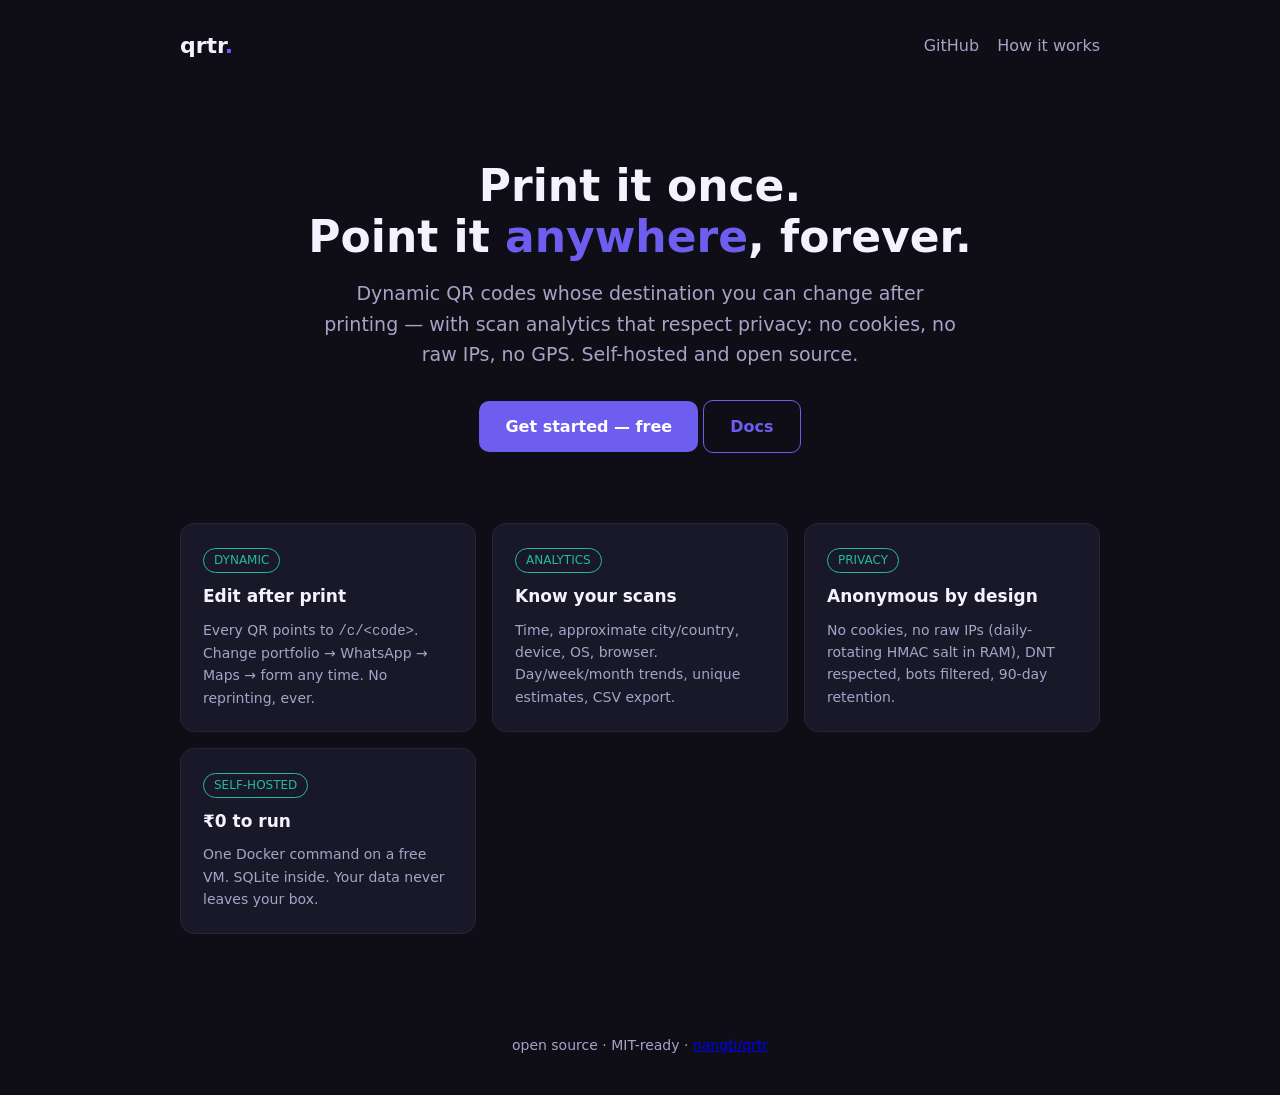
<file: landing/index.html>
<!doctype html>
<html lang="en">
<head>
<meta charset="utf-8">
<meta name="viewport" content="width=device-width, initial-scale=1">
<title>qrtr — Dynamic QR codes with privacy-first analytics</title>
<meta name="description" content="Self-hosted dynamic QR tracking: edit destinations after printing, get scans/location/device analytics, no cookies, no raw IPs.">
<style>
:root{--bg:#0f0e17;--card:#191828;--ink:#f4f2ff;--muted:#a7a3c7;--accent:#6d5ef0;--teal:#22b8a6}
*{box-sizing:border-box} body{margin:0;background:var(--bg);color:var(--ink);font:16px/1.6 system-ui,sans-serif}
.wrap{max-width:960px;margin:0 auto;padding:0 20px}
header{padding:28px 0;display:flex;justify-content:space-between;align-items:center}
.logo{font-weight:800;font-size:22px}
.logo span{color:var(--accent)}
nav a{color:var(--muted);margin-left:18px;text-decoration:none} nav a:hover{color:var(--ink)}
.hero{text-align:center;padding:70px 0 50px}
.hero h1{font-size:44px;line-height:1.15;margin:0 0 16px}
.hero h1 em{font-style:normal;color:var(--accent)}
.hero p{color:var(--muted);font-size:19px;max-width:640px;margin:0 auto 30px}
.btn{display:inline-block;background:var(--accent);color:#fff;padding:13px 26px;border-radius:10px;text-decoration:none;font-weight:600}
.btn.ghost{background:none;border:1px solid var(--accent);color:var(--accent)}
.grid{display:grid;grid-template-columns:repeat(auto-fit,minmax(240px,1fr));gap:16px;padding:20px 0 60px}
.card{background:var(--card);border:1px solid #26243a;border-radius:14px;padding:22px}
.card h3{margin:0 0 8px;font-size:17px}
.card p{margin:0;color:var(--muted);font-size:14px}
.pill{display:inline-block;font-size:12px;color:var(--teal);border:1px solid var(--teal);border-radius:99px;padding:2px 10px;margin-bottom:10px}
footer{color:var(--muted);text-align:center;padding:40px 0;font-size:14px}
</style>
</head>
<body>
<div class="wrap">
  <header>
    <div class="logo">qrtr<span>.</span></div>
    <nav><a href="https://github.com/nangti/qrtr">GitHub</a><a href="#how">How it works</a></nav>
  </header>
  <section class="hero">
    <h1>Print it once.<br>Point it <em>anywhere</em>, forever.</h1>
    <p>Dynamic QR codes whose destination you can change after printing — with scan analytics
       that respect privacy: no cookies, no raw IPs, no GPS. Self-hosted and open source.</p>
    <a class="btn" href="https://github.com/nangti/qrtr">Get started — free</a>
    <a class="btn ghost" href="https://github.com/nangti/qrtr#readme">Docs</a>
  </section>
  <section class="grid" id="how">
    <div class="card"><span class="pill">DYNAMIC</span><h3>Edit after print</h3>
      <p>Every QR points to <code>/c/&lt;code&gt;</code>. Change portfolio → WhatsApp → Maps → form any time. No reprinting, ever.</p></div>
    <div class="card"><span class="pill">ANALYTICS</span><h3>Know your scans</h3>
      <p>Time, approximate city/country, device, OS, browser. Day/week/month trends, unique estimates, CSV export.</p></div>
    <div class="card"><span class="pill">PRIVACY</span><h3>Anonymous by design</h3>
      <p>No cookies, no raw IPs (daily-rotating HMAC salt in RAM), DNT respected, bots filtered, 90-day retention.</p></div>
    <div class="card"><span class="pill">SELF-HOSTED</span><h3>₹0 to run</h3>
      <p>One Docker command on a free VM. SQLite inside. Your data never leaves your box.</p></div>
  </section>
  <footer>open source · MIT-ready · <a href="https://github.com/nangti/qrtr">nangti/qrtr</a></footer>
</div>
</body>
</html>
</file>
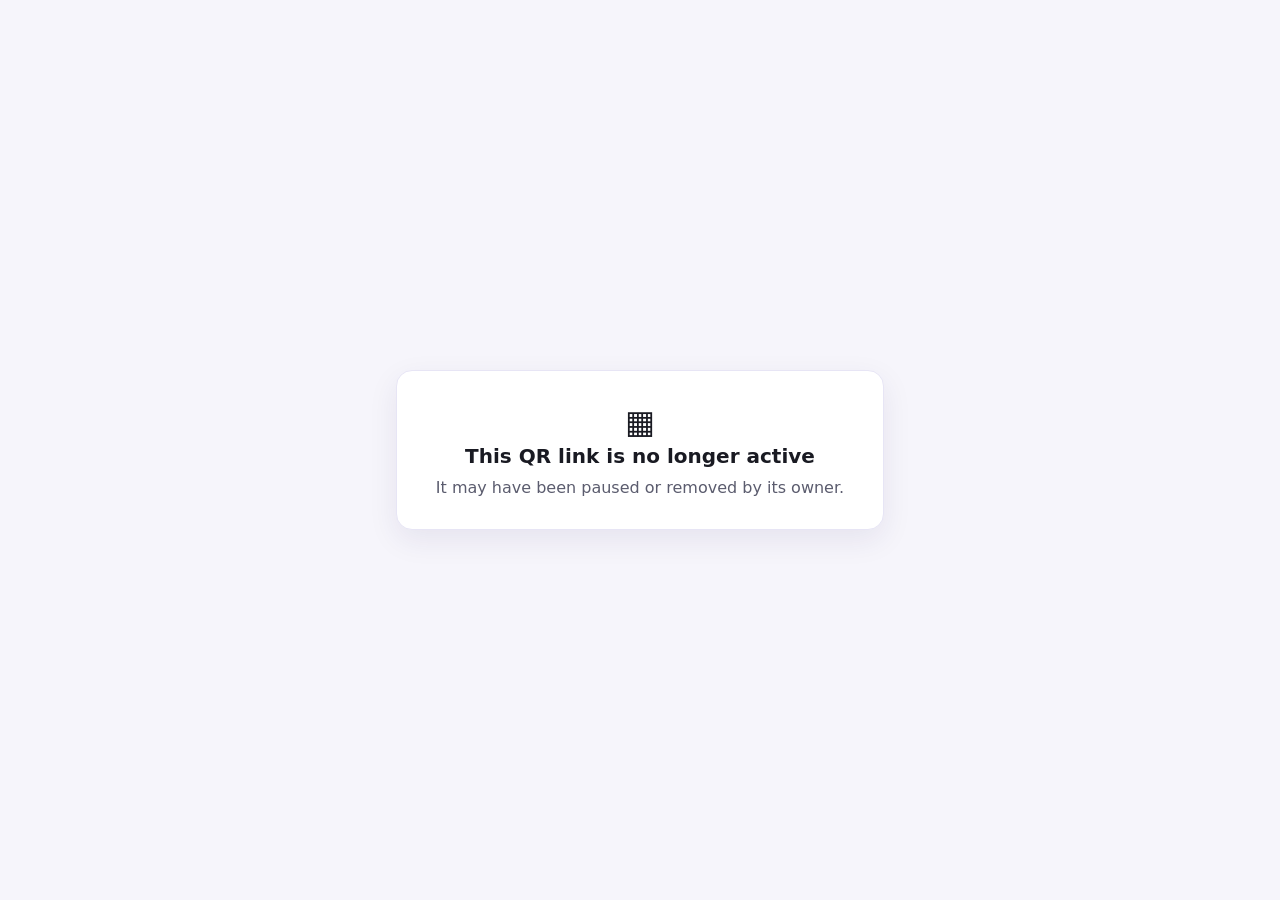
<file: app/templates/redirect_404.html>
<!doctype html>
<html lang="en">
<head>
  <meta charset="utf-8">
  <meta name="viewport" content="width=device-width, initial-scale=1">
  <title>Link unavailable</title>
  <style>
    body{font-family:system-ui,-apple-system,sans-serif;display:grid;place-items:center;min-height:100vh;margin:0;background:#f6f5fb;color:#191a22}
    .card{background:#fff;border:1px solid #e7e5f5;border-radius:16px;padding:2rem 2.4rem;max-width:26rem;text-align:center;box-shadow:0 10px 30px rgba(40,30,90,.08)}
    h1{font-size:1.25rem;margin:.2rem 0 .6rem}
    p{color:#5b5c6e;margin:0}
    .qr{font-size:2rem}
  </style>
</head>
<body>
  <div class="card">
    <div class="qr">▦</div>
    <h1>This QR link is no longer active</h1>
    <p>It may have been paused or removed by its owner.</p>
  </div>
</body>
</html>
</file>
